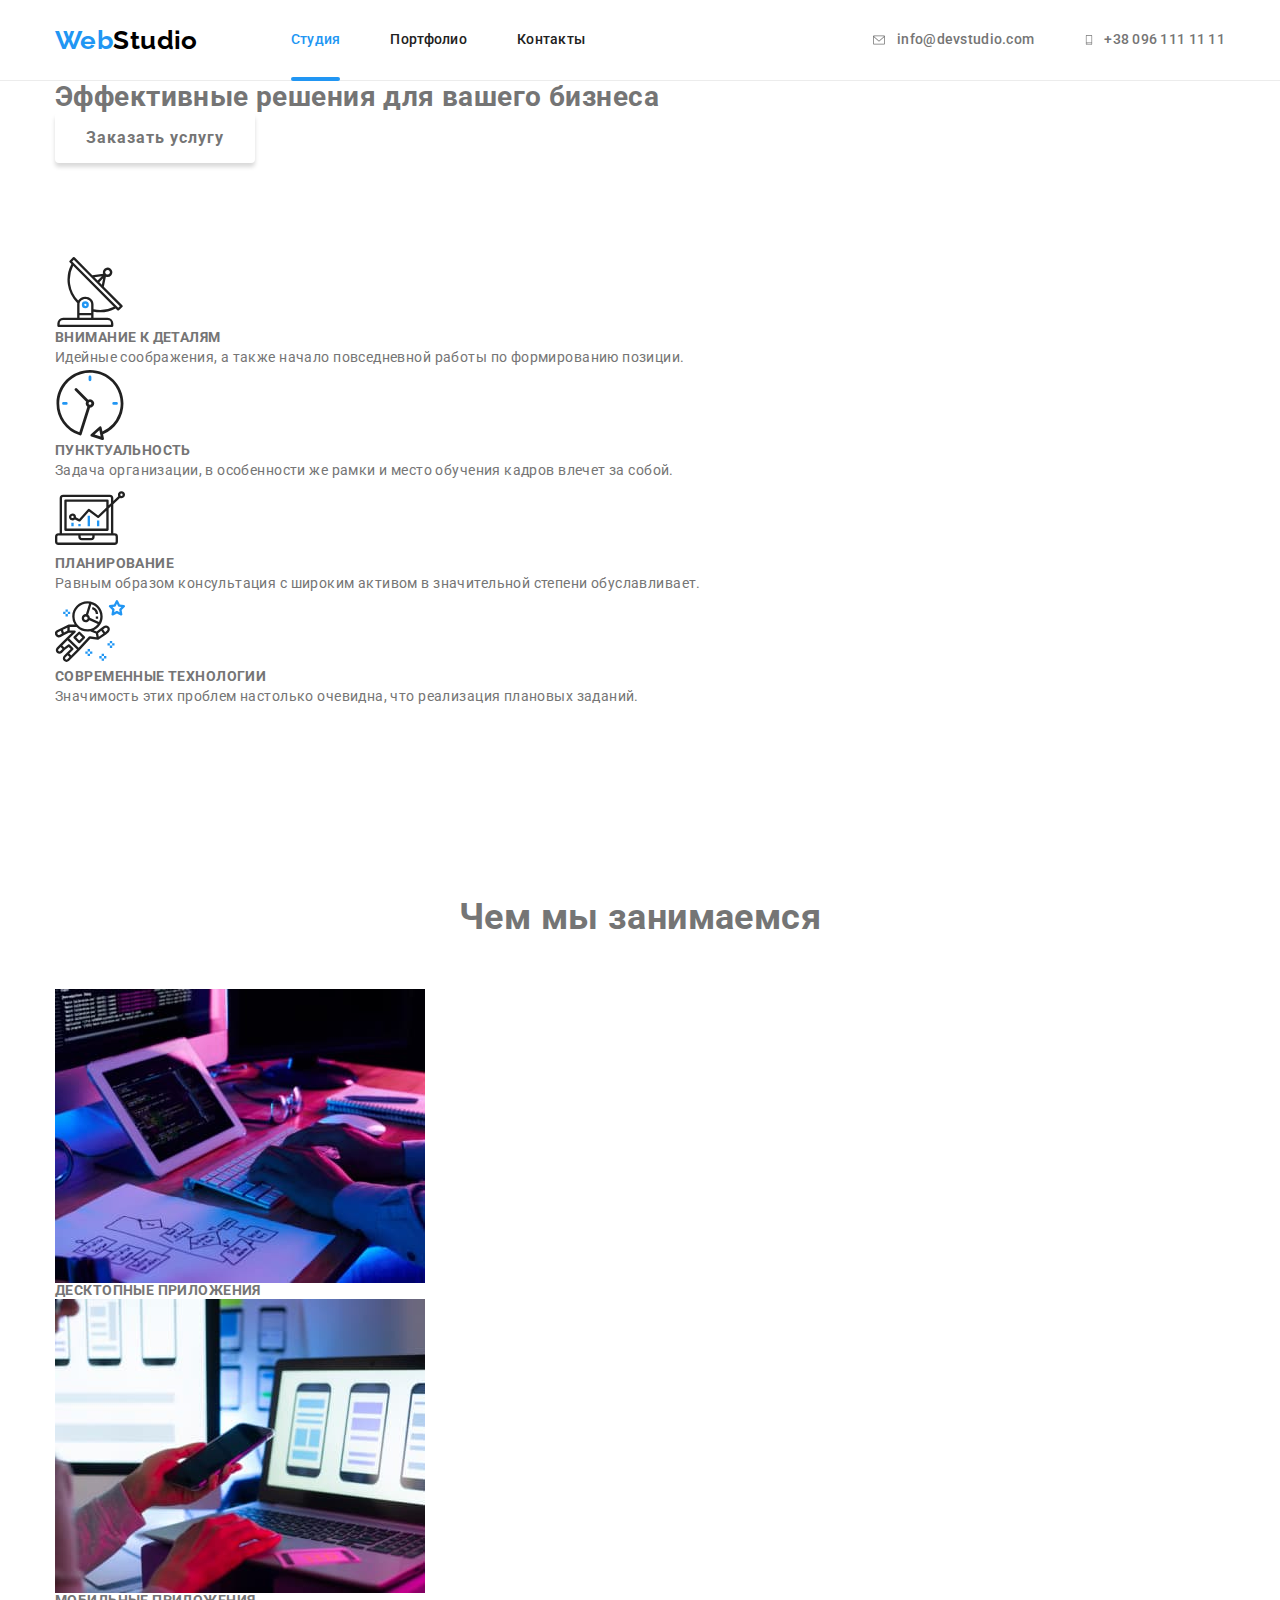
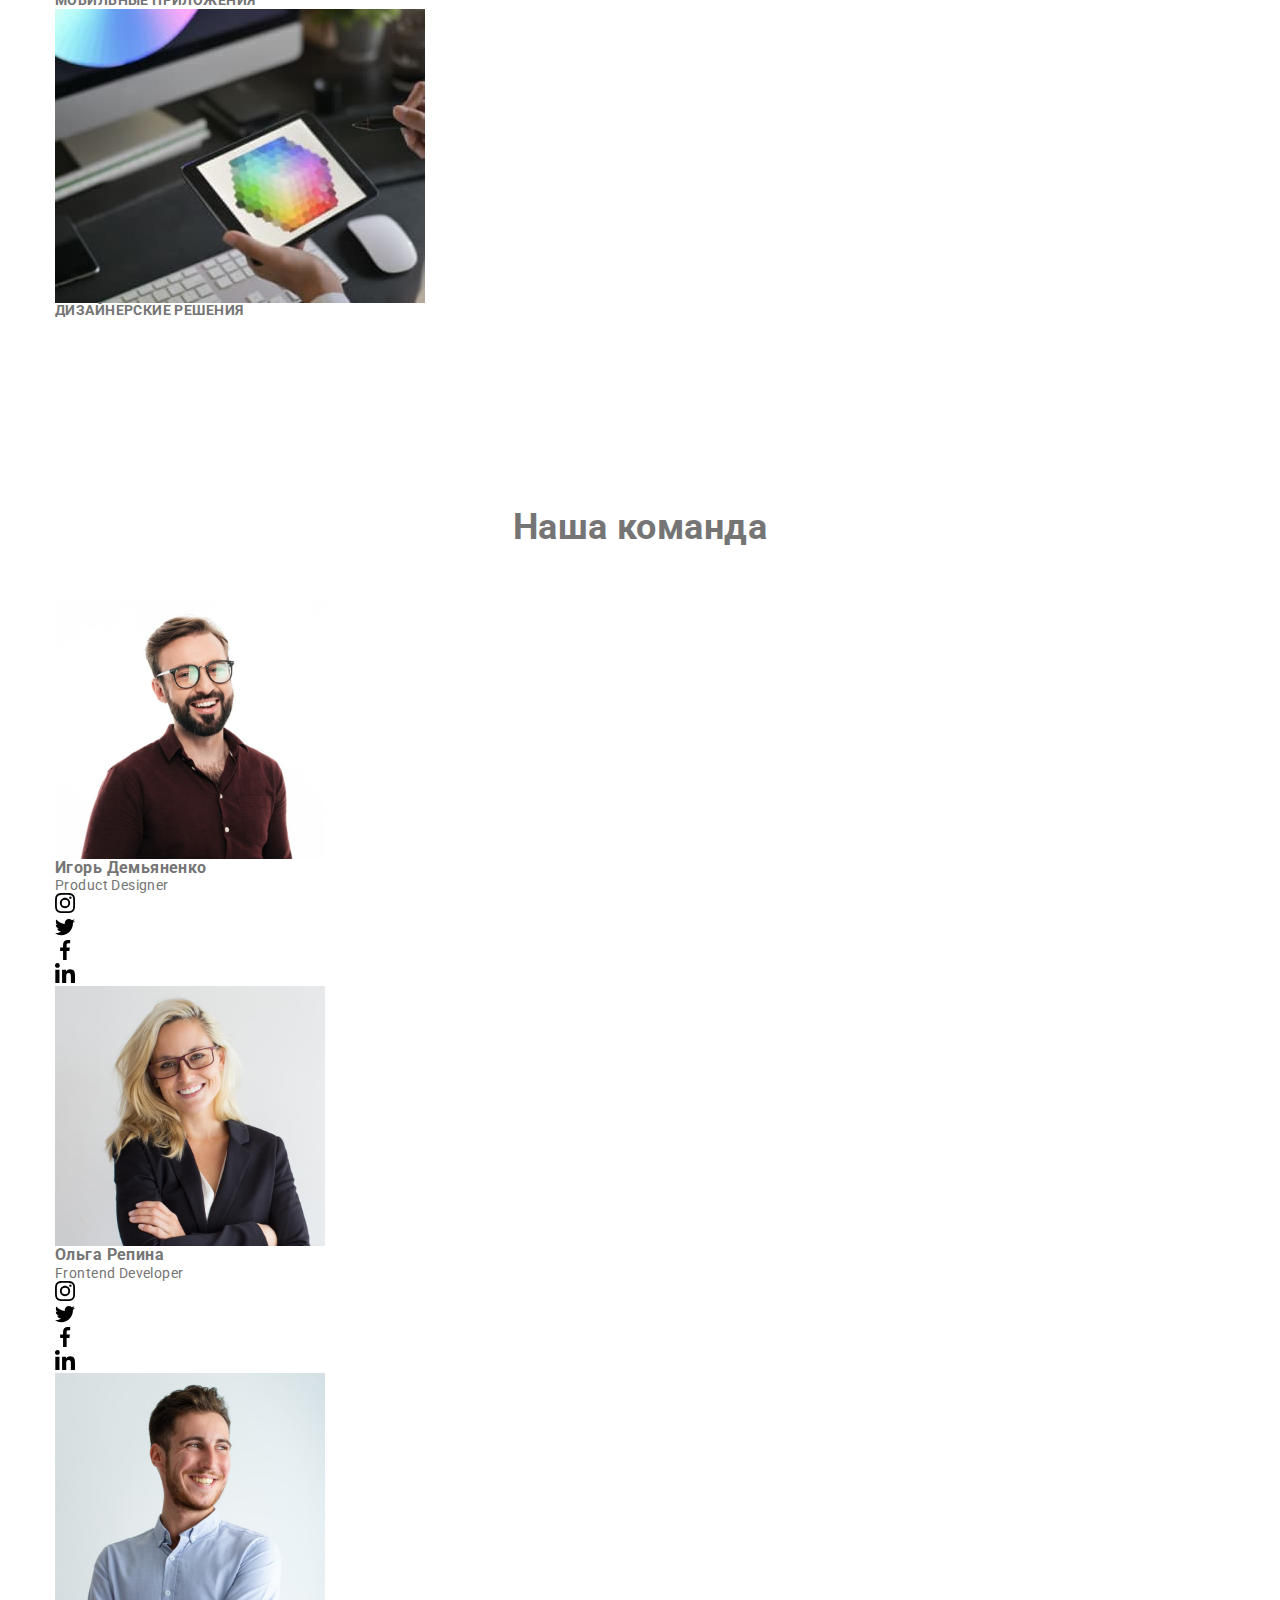
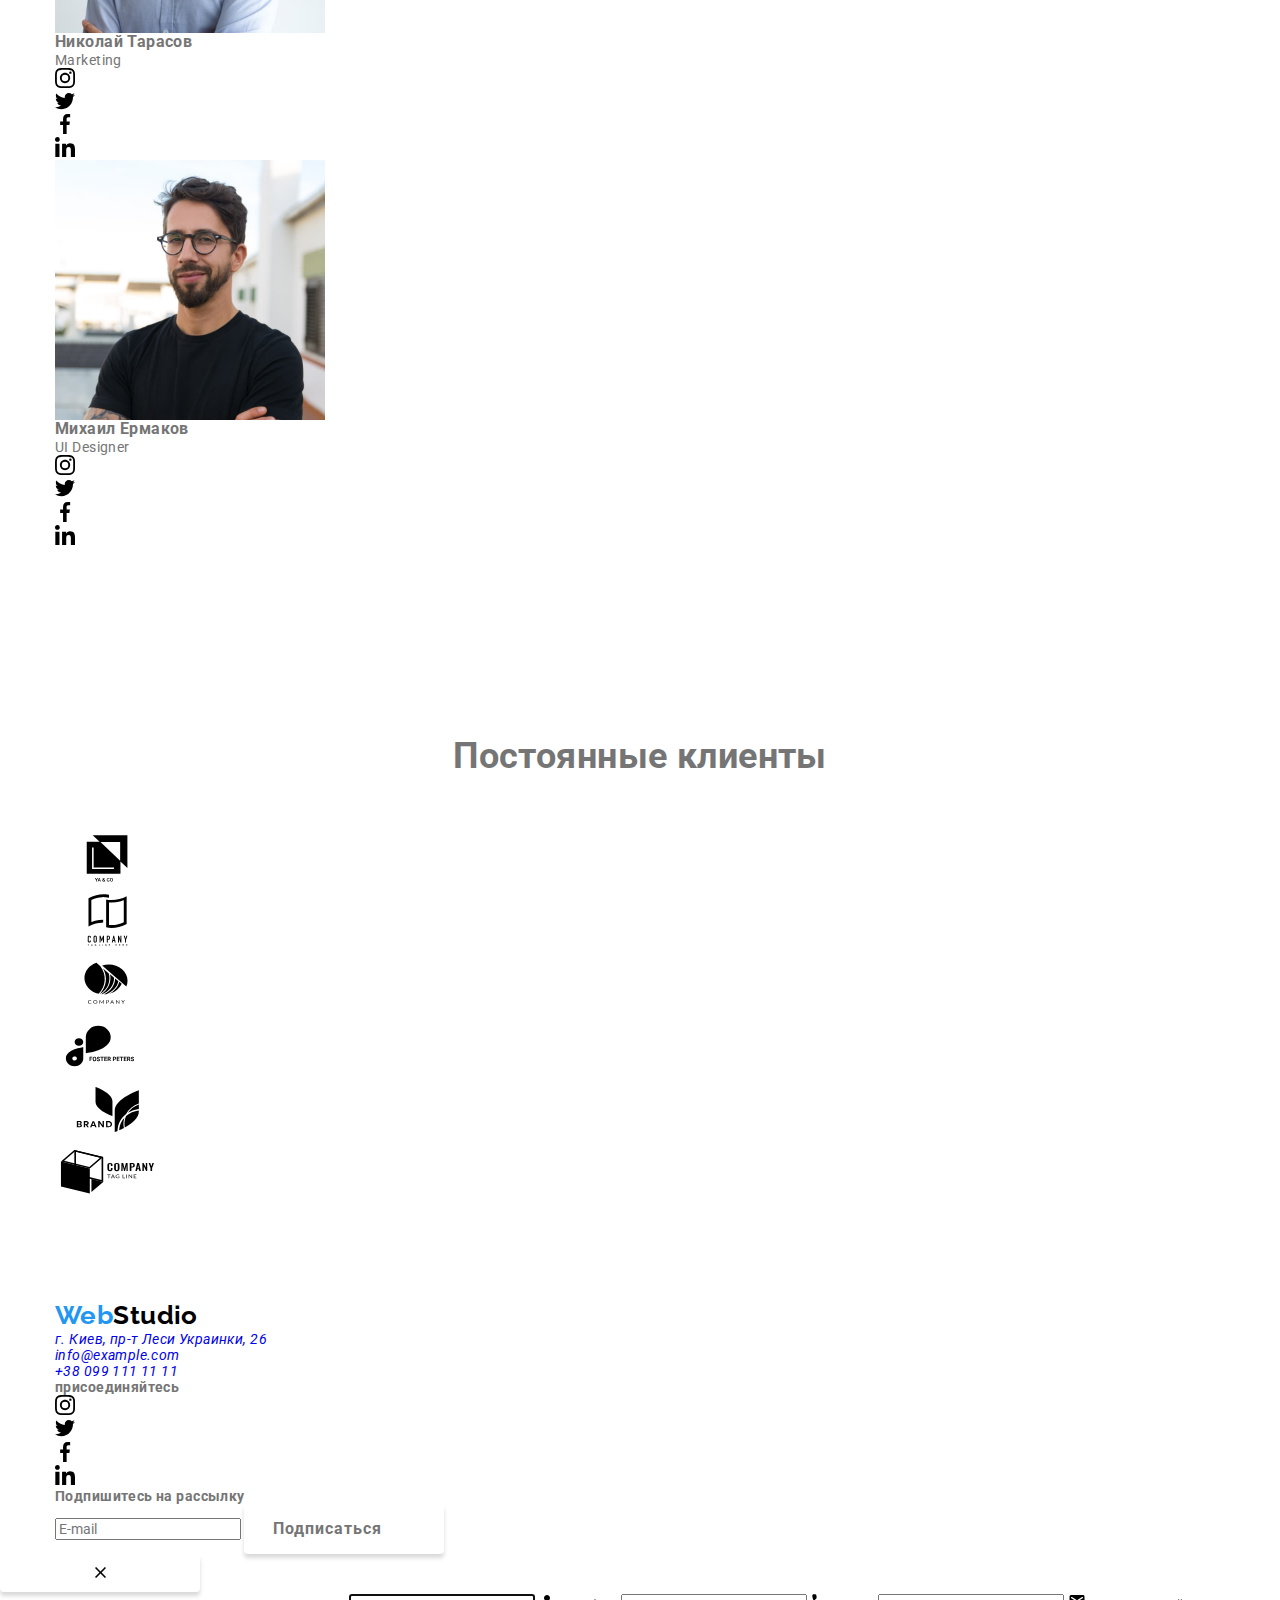
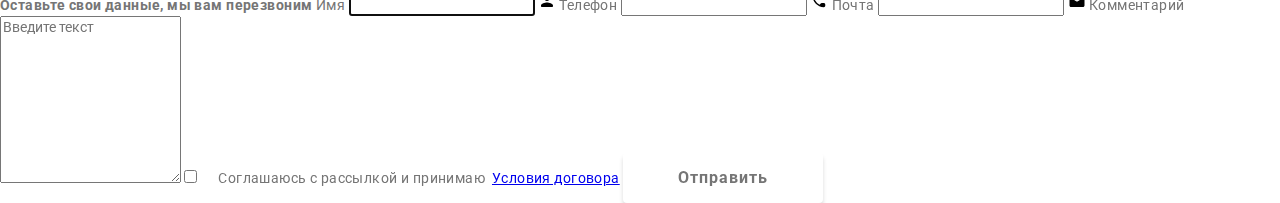
<file: index.html>
<!DOCTYPE html>
<html lang="ru">
	<head>
		<meta charset="UTF-8" />
		<meta http-equiv="X-UA-Compatible" content="IE=edge" />
		<meta name="viewport" content="width=device-width, initial-scale=1.0" />
		<title>Студия</title>
		<link rel="preconnect" href="https://fonts.googleapis.com" />
		<link rel="preconnect" href="https://fonts.gstatic.com" crossorigin />
		<link
			href="https://fonts.googleapis.com/css2?family=Raleway:wght@700&family=Roboto:wght@400;500;700;900&display=swap"
			rel="stylesheet"
		/>
		<link
			rel="stylesheet"
			href="https://cdnjs.cloudflare.com/ajax/libs/modern-normalize/1.1.0/modern-normalize.min.css"
		/>
		<link rel="stylesheet" href="./css/main.css" />
		<!-- <link rel="stylesheet" href="./css/style.css"/> -->
	</head>

	<body>
		<!-- Верхняя линия -->
		<header class="page-header">
			<div class="container page-header__container">
				<nav class="navigation">
					<a href="./index.html" class="logo__link link">
						<span class="logo__label">Web</span>
						Studio
					</a>
					<ul class="navigation__list list">
						<li class="navigation__item">
							<a href="./index.html" class="navigation__link link navigation__link--current">Студия</a>
						</li>
						<li class="navigation__item">
							<a href="./portfolio.html" class="navigation__link link">Портфолио</a>
						</li>
						<li class="navigation__item">
							<a href="" class="navigation__link link">Контакты</a>
						</li>
					</ul>
				</nav>

				<ul class="contact list page-header__contact">
					<li class="contact__item">
						<a href="mailto:info@devstudio.com" class="contact__link link contact__link--active">
							<svg class="contact__icon" width="16" height="12">
								<use href="./images/icon-img.svg#icon-letter"></use>
							</svg>
							info@devstudio.com
						</a>
					</li>
					<li class="contact__item">
						<a href="tel:+380961111111" class="contact__link link contact__link--active">
							<svg class="contact__icon" width="10" height="16">
								<use href="./images/icon-img.svg#icon-smartphone"></use>
							</svg>
							+38 096 111 11 11
						</a>
					</li>
				</ul>
			</div>
		</header>

		<!-- Main -->
		<main>
			<!-- Шапка -->
			<section class="hero">
				<div class="container">
					<h1 class="hero__title">Эффективные решения для вашего бизнеса</h1>
					<button class="button" type="button" data-modal-open>Заказать услугу</button>
				</div>
			</section>

			<!-- Преимущества -->
			<section class="section advantage">
				<div class="container">
					<h2 class="section__title visually-hidden">Преимущества</h2>
					<ul class="advantage__list list">
						<li class="advantage__item">
							<div class="advantage__img">
								<svg class="advantage__icon" width="70" height="70">
									<use href="./images/icon-img.svg#icon-antenna"></use>
								</svg>
							</div>
							<h3 class="advantage__name subtitle">Внимание к деталям</h3>
							<p class="advantage__text text">
								Идейные соображения, а также начало повседневной работы по формированию позиции.
							</p>
						</li>
						<li class="advantage__item">
							<div class="advantage__img">
								<svg class="advantage__icon" width="70" height="70">
									<use href="./images/icon-img.svg#icon-clock"></use>
								</svg>
							</div>
							<h3 class="advantage__name subtitle">Пунктуальность</h3>
							<p class="advantage__text text">
								Задача организации, в особенности же рамки и место обучения кадров влечет за собой.
							</p>
						</li>
						<li class="advantage__item">
							<div class="advantage__img">
								<svg class="advantage__icon" width="70" height="70">
									<use href="./images/icon-img.svg#icon-diagram"></use>
								</svg>
							</div>
							<h3 class="advantage__name subtitle">Планирование</h3>
							<p class="advantage__text text">
								Равным образом консультация с широким активом в значительной степени обуславливает.
							</p>
						</li>
						<li class="advantage__item">
							<div class="advantage__img">
								<svg class="advantage__icon" width="70" height="70">
									<use href="./images/icon-img.svg#icon-astronaut"></use>
								</svg>
							</div>
							<h3 class="advantage__name subtitle">Современные технологии</h3>
							<p class="advantage__text text">
								Значимость этих проблем настолько очевидна, что реализация плановых заданий.
							</p>
						</li>
					</ul>
				</div>
			</section>

			<!-- Услуги -->
			<section class="section service">
				<div class="container">
					<h2 class="section__title">Чем мы занимаемся</h2>
					<ul class="service__list list">
						<li class="service__item">
							<img class="service__image" src="./images/service1.jpg" alt="Верстка" width="370" height="294" />
							<h3 class="service__name subtitle">Десктопные приложения</h3>
						</li>
						<li class="service__item">
							<img class="service__image" src="./images/service2.jpg" alt="Адаптация" width="370" height="294" />
							<h3 class="service__name subtitle">Мобильные приложения</h3>
						</li>
						<li class="service__item">
							<img class="service__image" src="./images/service3.jpg" alt="Дизайн" width="370" height="294" />
							<h3 class="service__name subtitle">Дизайнерские решения</h3>
						</li>
					</ul>
				</div>
			</section>

			<!-- Наша команда -->
			<section class="section team">
				<div class="container">
					<h2 class="section__title">Наша команда</h2>
					<ul class="team__list list">
						<li class="team__card">
							<img class="team__photo" src="./images/photo1.jpg" alt="Фото Игоря Демьяненко" width="270" height="260" />
							<div class="team__description">
								<h3 class="team__name">Игорь Демьяненко</h3>
								<p class="team__text">Product Designer</p>
								<ul class="social__list list">
									<li class="social__item">
										<a
											class="social__link link"
											href=""
											aria-label="instagram"
											target="_blank"
											rel="noopener noreferrer"
										>
											<svg class="social__icon" width="20" height="20">
												<use href="./images/icon-img.svg#icon-instagram"></use>
											</svg>
										</a>
									</li>
									<li class="social__item">
										<a class="social__link" href="" aria-label="twitter" target="_blank" rel="noopener noreferrer">
											<svg class="social__icon" width="20" height="20">
												<use href="./images/icon-img.svg#icon-twitter"></use>
											</svg>
										</a>
									</li>
									<li class="social__item">
										<a class="social__link" href="" aria-label="facebook" target="_blank" rel="noopener noreferrer">
											<svg class="social__icon" width="20" height="20">
												<use href="./images/icon-img.svg#icon-facebook"></use>
											</svg>
										</a>
									</li>
									<li class="social__item">
										<a class="social__link" href="" aria-label="linkedin" target="_blank" rel="noopener noreferrer">
											<svg class="social__icon" width="20" height="20">
												<use href="./images/icon-img.svg#icon-linkedin"></use>
											</svg>
										</a>
									</li>
								</ul>
							</div>
						</li>
						<li class="team__card">
							<img class="team__photo" src="./images/photo2.jpg" alt="Фото Ольги Репиной" width="270" height="260" />
							<div class="team__description">
								<h3 class="team__name">Ольга Репина</h3>
								<p class="team__text">Frontend Developer</p>
								<ul class="social__list list">
									<li class="social__item">
										<a class="social__link" href="" aria-label="instagram" target="_blank" rel="noopener noreferrer">
											<svg class="social__icon" width="20" height="20">
												<use href="./images/icon-img.svg#icon-instagram"></use>
											</svg>
										</a>
									</li>
									<li class="social__item">
										<a class="social__link" href="" aria-label="twitter" target="_blank" rel="noopener noreferrer">
											<svg class="social__icon" width="20" height="20">
												<use href="./images/icon-img.svg#icon-twitter"></use>
											</svg>
										</a>
									</li>
									<li class="social__item">
										<a class="social__link" href="" aria-label="facebook" target="_blank" rel="noopener noreferrer">
											<svg class="social__icon" width="20" height="20">
												<use href="./images/icon-img.svg#icon-facebook"></use>
											</svg>
										</a>
									</li>
									<li class="social__item">
										<a class="social__link" href="" aria-label="linkedin" target="_blank" rel="noopener noreferrer">
											<svg class="social__icon" width="20" height="20">
												<use href="./images/icon-img.svg#icon-linkedin"></use>
											</svg>
										</a>
									</li>
								</ul>
							</div>
						</li>
						<li class="team__card">
							<img class="team__photo" src="./images/photo3.jpg" alt="Фото Николая Тарасова" width="270" height="260" />
							<div class="team__description">
								<h3 class="team__name">Николай Тарасов</h3>
								<p class="team__text">Marketing</p>
								<ul class="social__list list">
									<li class="social__item">
										<a class="social__link" href="" aria-label="instagram" target="_blank" rel="noopener noreferrer">
											<svg class="social__icon" width="20" height="20">
												<use href="./images/icon-img.svg#icon-instagram"></use>
											</svg>
										</a>
									</li>
									<li class="social__item">
										<a class="social__link" href="" aria-label="twitter" target="_blank" rel="noopener noreferrer">
											<svg class="social__icon" width="20" height="20">
												<use href="./images/icon-img.svg#icon-twitter"></use>
											</svg>
										</a>
									</li>
									<li class="social__item">
										<a class="social__link" href="" aria-label="facebook" target="_blank" rel="noopener noreferrer">
											<svg class="social__icon" width="20" height="20">
												<use href="./images/icon-img.svg#icon-facebook"></use>
											</svg>
										</a>
									</li>
									<li class="social__item">
										<a class="social__link" href="" aria-label="linkedin" target="_blank" rel="noopener noreferrer">
											<svg class="social__icon" width="20" height="20">
												<use href="./images/icon-img.svg#icon-linkedin"></use>
											</svg>
										</a>
									</li>
								</ul>
							</div>
						</li>
						<li class="team__card">
							<img class="team__photo" src="./images/photo4.jpg" alt="Фото Михаила Ермакова" width="270" height="260" />
							<div class="team__description">
								<h3 class="team__name">Михаил Ермаков</h3>
								<p class="team__text">UI Designer</p>
								<ul class="social__list list">
									<li class="social__item">
										<a class="social__link" href="" aria-label="instagram" target="_blank" rel="noopener noreferrer">
											<svg class="social__icon" width="20" height="20">
												<use href="./images/icon-img.svg#icon-instagram"></use>
											</svg>
										</a>
									</li>
									<li class="social__item">
										<a class="social__link" href="" aria-label="twitter" target="_blank" rel="noopener noreferrer">
											<svg class="social__icon" width="20" height="20">
												<use href="./images/icon-img.svg#icon-twitter"></use>
											</svg>
										</a>
									</li>
									<li class="social__item">
										<a class="social__link" href="" aria-label="facebook" target="_blank" rel="noopener noreferrer">
											<svg class="social__icon" width="20" height="20">
												<use href="./images/icon-img.svg#icon-facebook"></use>
											</svg>
										</a>
									</li>
									<li class="social__item">
										<a class="social__link" href="" aria-label="linkedin" target="_blank" rel="noopener noreferrer">
											<svg class="social__icon" width="20" height="20">
												<use href="./images/icon-img.svg#icon-linkedin"></use>
											</svg>
										</a>
									</li>
								</ul>
							</div>
						</li>
					</ul>
				</div>
			</section>

			<!-- Постоянные клиенты -->
			<section class="section clients">
				<div class="container">
					<h2 class="section__title">Постоянные клиенты</h2>
					<ul class="clients__list list">
						<li class="clients-card">
							<a href="" class="clients-card__link">
								<svg class="clients-card__icon" width="106" height="60">
									<use href="./images/icon-img.svg#icon-logo1"></use>
								</svg>
							</a>
						</li>
						<li class="clients-card">
							<a href="" class="clients-card__link">
								<svg class="clients-card__icon" width="106" height="60">
									<use href="./images/icon-img.svg#icon-logo2"></use>
								</svg>
							</a>
						</li>
						<li class="clients-card">
							<a href="" class="clients-card__link">
								<svg class="clients-card__icon" width="106" height="60">
									<use href="./images/icon-img.svg#icon-logo3"></use>
								</svg>
							</a>
						</li>
						<li class="clients-card">
							<a href="" class="clients-card__link">
								<svg class="clients-card__icon" width="106" height="60">
									<use href="./images/icon-img.svg#icon-logo4"></use>
								</svg>
							</a>
						</li>
						<li class="clients-card">
							<a href="" class="clients-card__link">
								<svg class="clients-card__icon" width="106" height="60">
									<use href="./images/icon-img.svg#icon-logo5"></use>
								</svg>
							</a>
						</li>
						<li class="clients-card">
							<a href="" class="clients-card__link">
								<svg class="clients-card__icon" width="106" height="60">
									<use href="./images/icon-img.svg#icon-logo6"></use>
								</svg>
							</a>
						</li>
					</ul>
				</div>
			</section>
		</main>

		<!-- footer -->
		<footer class="page-footer">
			<div class="container page-footer__container">
				<div class="address-thumb">
					<a href="./index.html" class="logo__link link page-footer__logo">
						<span class="logo__label">Web</span>
						Studio
					</a>
					<address class="address">
						<ul class="address__list list">
							<li class="address__item">
								<a href="#" class="address__link address__link--decoration link">г. Киев, пр-т Леси Украинки, 26</a>
							</li>
							<li class="address__item">
								<a href="mailto:info@example.com" class="address__link link address__link--active">info@example.com</a>
							</li>
							<li class="address__item">
								<a href="tel:+380991111111" class="address__link link address__link--active">+38 099 111 11 11</a>
							</li>
						</ul>
					</address>
				</div>

				<div class="join-thumb">
					<b class="join-thumb__title">присоединяйтесь</b>
					<ul class="social__list list">
						<li class="social__item">
							<a
								class="social__link link social__link--decoration"
								href=""
								aria-label="instagram"
								target="_blank"
								rel="noopener noreferrer"
							>
								<svg class="social__icon" width="20" height="20">
									<use href="./images/icon-img.svg#icon-instagram"></use>
								</svg>
							</a>
						</li>
						<li class="social__item">
							<a
								class="social__link link social__link--decoration"
								href=""
								aria-label="twitter"
								target="_blank"
								rel="noopener noreferrer"
							>
								<svg class="social__icon" width="20" height="20">
									<use href="./images/icon-img.svg#icon-twitter"></use>
								</svg>
							</a>
						</li>
						<li class="social__item">
							<a
								class="social__link link social__link--decoration"
								href=""
								aria-label="facebook"
								target="_blank"
								rel="noopener noreferrer"
							>
								<svg class="social__icon" width="20" height="20">
									<use href="./images/icon-img.svg#icon-facebook"></use>
								</svg>
							</a>
						</li>
						<li class="social__item">
							<a
								class="social__link link social__link--decoration"
								href=""
								aria-label="linkedin"
								target="_blank"
								rel="noopener noreferrer"
							>
								<svg class="social__icon" width="20" height="20">
									<use href="./images/icon-img.svg#icon-linkedin"></use>
								</svg>
							</a>
						</li>
					</ul>
				</div>

				<div class="newsletter">
					<b class="newsletter__title">Подпишитесь на рассылку</b>
					<form class="newsletter__form" name="sign to newsletter">
						<input class="newsletter__input" type="email" name="email" id="user_email" placeholder="E-mail" />

						<button class="button" type="submit">
							Подписаться
							<svg class="button__icon button__append" width="24" height="24">
								<use href="./images/icon-img.svg#icon-send"></use>
							</svg>
						</button>
					</form>
				</div>
			</div>
		</footer>

		<div class="backdrop backdrop--is-hidden" data-modal>
			<div class="modal">
				<button class="button modal__button" type="button" data-modal-close>
					<svg class="button__icon" width="18" height="18">
						<use href="./images/icon-img.svg#icon-close-modal-img"></use>
					</svg>
				</button>
				<form class="form">
					<b class="form__title">Оставьте свои данные, мы вам перезвоним</b>

					<label class="label">
						<span class="label__name">Имя</span>
						<input class="label__input" type="text" name="name" id="name" autofocus />
						<svg class="label__icon" width="18" height="18">
							<use href="./images/icon-img.svg#icon-person-black"></use>
						</svg>
					</label>

					<label class="label">
						<span class="label__name">Телефон</span>
						<input class="label__input" type="tel" name="tel" id="tel" />
						<svg class="label__icon" width="18" height="18">
							<use href="./images/icon-img.svg#icon-phone-black"></use>
						</svg>
					</label>

					<label class="label">
						<span class="label__name">Почта</span>
						<input class="label__input" type="email" name="email" id="email" />
						<svg class="label__icon" width="18" height="18">
							<use href="./images/icon-img.svg#icon-email-modal"></use>
						</svg>
					</label>

					<label class="label">
						<span class="label__name">Комментарий</span>
						<textarea
							class="label__textarea"
							name="comment"
							id="comment"
							rows="10"
							placeholder="Введите текст"
						></textarea>
					</label>

					<label class="label label--decoration">
						<input class="label__input label__input--is-hidden" type="checkbox" name="policy" id="policy" />
						<span class="label__checkbox">
							<svg class="label__icon label__icon--custom" width="14" height="13">
								<use href="./images/icon-img.svg#icon-Vector2"></use>
							</svg>
						</span>
						<span class="label__name label__name--static">
							Соглашаюсь с рассылкой и принимаю&nbsp;
							<a class="label__link" href="#">Условия договора</a>
						</span>
					</label>

					<button class="button form__button" type="submit">Отправить</button>
				</form>
			</div>
		</div>

		<script src="./js/modal.js"></script>
	</body>
</html>
</file>
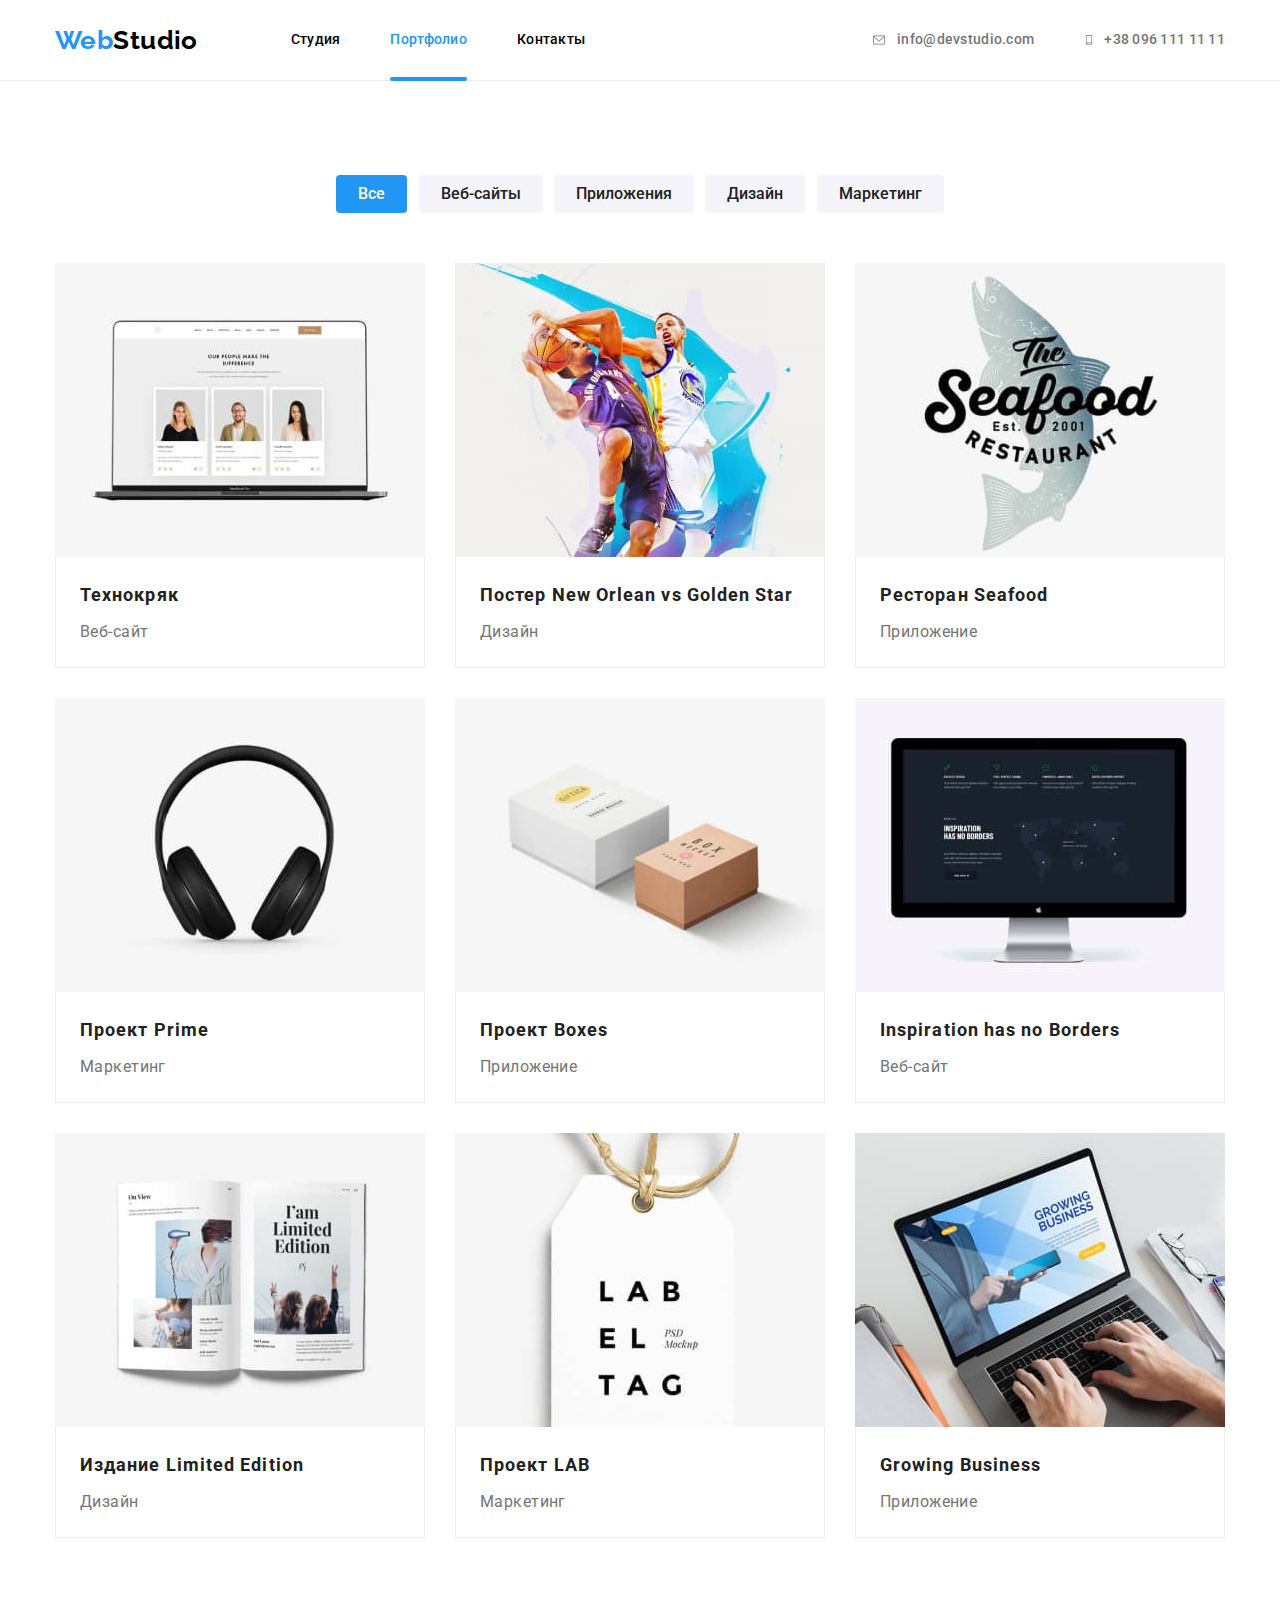
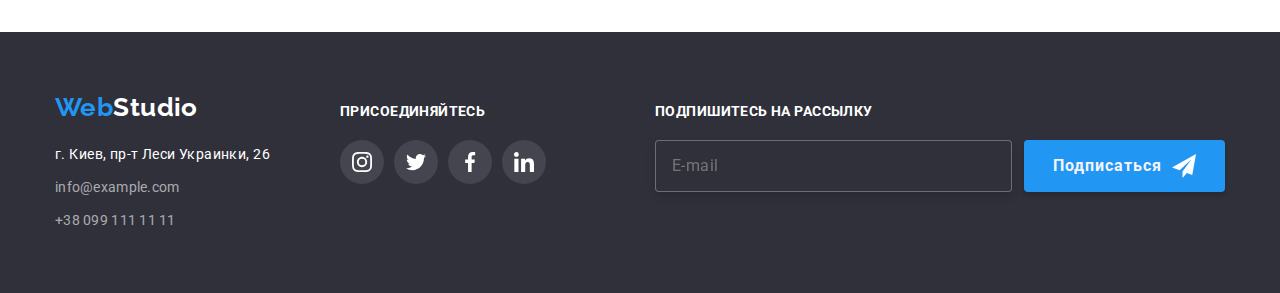
<file: portfolio.html>
<!DOCTYPE html>
<html lang="ru">
	<head>
		<meta charset="UTF-8" />
		<meta http-equiv="X-UA-Compatible" content="IE=edge" />
		<meta name="viewport" content="width=device-width, initial-scale=1.0" />
		<title>Портфолио</title>
		<link rel="preconnect" href="https://fonts.googleapis.com" />
		<link rel="preconnect" href="https://fonts.gstatic.com" crossorigin />
		<link
			href="https://fonts.googleapis.com/css2?family=Raleway:wght@700&family=Roboto:wght@400;500;700;900&display=swap"
			rel="stylesheet"
		/>
		<link
			rel="stylesheet"
			href="https://cdnjs.cloudflare.com/ajax/libs/modern-normalize/1.1.0/modern-normalize.min.css"
		/>
		<link rel="stylesheet" href="./css/style.css" />
	</head>

	<body>
		<!-- Верхняя линия -->
		<header class="header-main">
			<div class="container header-nav">
				<nav class="nav-list">
					<a href="./index.html" class="logo link">
						<span class="accent">Web</span>
						Studio
					</a>
					<ul class="site-nav list">
						<li class="site-item">
							<a href="./index.html" class="link">Студия</a>
						</li>
						<li class="site-item">
							<a href="./portfolio.html" class="link current">Портфолио</a>
						</li>
						<li class="site-item">
							<a href="" class="link">Контакты</a>
						</li>
					</ul>
				</nav>

				<ul class="contact-header list">
					<li class="contact-item">
						<a href="mailto:info@devstudio.com" class="contact link">
							<svg class="contact-mail" width="16" height="12">
								<use href="./images/icon-img.svg#icon-letter"></use>
							</svg>
							info@devstudio.com
						</a>
					</li>
					<li class="contact-item">
						<a href="tel:+380961111111" class="contact link">
							<svg class="contact-phone" width="10" height="16">
								<use href="./images/icon-img.svg#icon-smartphone"></use>
							</svg>
							+38 096 111 11 11
						</a>
					</li>
				</ul>
			</div>
		</header>

		<!-- main -->
		<main>
			<!-- filters -->

			<section class="section filters">
				<div class="container">
					<h1 class="filters-title visually-hidden">Проекты</h1>
					<ul class="filters-list list">
						<li class="filters-item">
							<button type="button" class="filters-btn current-btn">Все</button>
						</li>
						<li class="filters-item">
							<button type="button" class="filters-btn">Веб-сайты</button>
						</li>
						<li class="filters-item">
							<button type="button" class="filters-btn">Приложения</button>
						</li>
						<li class="filters-item">
							<button type="button" class="filters-btn">Дизайн</button>
						</li>
						<li class="filters-item">
							<button type="button" class="filters-btn">Маркетинг</button>
						</li>
					</ul>
					<!-- project -->
					<ul class="project-list list">
						<li class="project-card">
							<a class="project-link link" href="" target="_blank" rel="noopener noreferrer">
								<div class="card-actions">
									<img class="card-image" src="./images/imgportfolio1.jpg" alt="ноутбук" width="370" height="294" />
									<p class="card-information">
										Ресурс предлагает комплексные предложения с разным уровнем функционала и сервисов. Все это позволит
										посетителю получить исчерпывающие сведения о&nbsp;компании или частном лице.
									</p>
								</div>
								<div class="project-item">
									<h3 class="project-title">Технокряк</h3>
									<p class="project-text">Веб-сайт</p>
								</div>
							</a>
						</li>
						<li class="project-card">
							<a class="project-link link" href="" target="_blank" rel="noopener noreferrer">
								<div class="card-actions">
									<img
										class="card-image"
										src="./images/imgportfolio2.jpg"
										alt="баскетболист"
										width="370"
										height="294"
									/>

									<p class="card-information">
										Ресурс предлагает комплексные предложения с разным уровнем функционала и сервисов. Все это позволит
										посетителю получить исчерпывающие сведения о&nbsp;компании или частном лице.
									</p>
								</div>
								<div class="project-item">
									<h3 class="project-title">Постер New Orlean vs Golden Star</h3>
									<p class="project-text">Дизайн</p>
								</div>
							</a>
						</li>
						<li class="project-card">
							<a class="project-link link" href="" target="_blank" rel="noopener noreferrer">
								<div class="card-actions">
									<img class="card-image" src="./images/imgportfolio3.jpg" alt="логотип" width="370" height="294" />

									<p class="card-information">
										Ресурс предлагает комплексные предложения с разным уровнем функционала и сервисов. Все это позволит
										посетителю получить исчерпывающие сведения о&nbsp;компании или частном лице.
									</p>
								</div>
								<div class="project-item">
									<h3 class="project-title">Ресторан Seafood</h3>
									<p class="project-text">Приложение</p>
								</div>
							</a>
						</li>
						<li class="project-card">
							<a class="project-link link" href="" target="_blank" rel="noopener noreferrer">
								<div class="card-actions">
									<img class="card-image" src="./images/imgportfolio4.jpg" alt="наушники" width="370" height="294" />
									<p class="card-information">
										Ресурс предлагает комплексные предложения с разным уровнем функционала и сервисов. Все это позволит
										посетителю получить исчерпывающие сведения о&nbsp;компании или частном лице.
									</p>
								</div>
								<div class="project-item">
									<h3 class="project-title">Проект Prime</h3>
									<p class="project-text">Маркетинг</p>
								</div>
							</a>
						</li>
						<li class="project-card">
							<a class="project-link link" href="" target="_blank" rel="noopener noreferrer">
								<div class="card-actions">
									<img class="card-image" src="./images/imgportfolio5.jpg" alt="коробки" width="370" height="294" />
									<p class="card-information">
										Ресурс предлагает комплексные предложения с разным уровнем функционала и сервисов. Все это позволит
										посетителю получить исчерпывающие сведения о&nbsp;компании или частном лице.
									</p>
								</div>

								<div class="project-item">
									<h3 class="project-title">Проект Boxes</h3>
									<p class="project-text">Приложение</p>
								</div>
							</a>
						</li>
						<li class="project-card">
							<a class="project-link link" href="" target="_blank" rel="noopener noreferrer">
								<div class="card-actions">
									<img class="card-image" src="./images/imgportfolio6.jpg" alt="монитор" width="370" height="294" />
									<p class="card-information">
										Ресурс предлагает комплексные предложения с разным уровнем функционала и сервисов. Все это позволит
										посетителю получить исчерпывающие сведения о&nbsp;компании или частном лице.
									</p>
								</div>

								<div class="project-item">
									<h3 class="project-title">Inspiration has no Borders</h3>
									<p class="project-text">Веб-сайт</p>
								</div>
							</a>
						</li>
						<li class="project-card">
							<a class="project-link link" href="" target="_blank" rel="noopener noreferrer">
								<div class="card-actions">
									<img class="card-image" src="./images/imgportfolio7.jpg" alt="книги" width="370" height="294" />
									<p class="card-information">
										Ресурс предлагает комплексные предложения с разным уровнем функционала и сервисов. Все это позволит
										посетителю получить исчерпывающие сведения о&nbsp;компании или частном лице.
									</p>
								</div>

								<div class="project-item">
									<h3 class="project-title">Издание Limited Edition</h3>
									<p class="project-text">Дизайн</p>
								</div>
							</a>
						</li>
						<li class="project-card">
							<a class="project-link link" href="" target="_blank" rel="noopener noreferrer">
								<div class="card-actions">
									<img class="card-image" src="./images/imgportfolio8.jpg" alt="бирка" width="370" height="294" />
									<p class="card-information">
										Ресурс предлагает комплексные предложения с разным уровнем функционала и сервисов. Все это позволит
										посетителю получить исчерпывающие сведения о&nbsp;компании или частном лице.
									</p>
								</div>

								<div class="project-item">
									<h3 class="project-title">Проект LAB</h3>
									<p class="project-text">Маркетинг</p>
								</div>
							</a>
						</li>
						<li class="project-card">
							<a class="project-link link" href="" target="_blank" rel="noopener noreferrer">
								<div class="card-actions">
									<img class="card-image" src="./images/imgportfolio9.jpg" alt="ноутбук" width="370" height="294" />
									<p class="card-information">
										Ресурс предлагает комплексные предложения с разным уровнем функционала и сервисов. Все это позволит
										посетителю получить исчерпывающие сведения о&nbsp;компании или частном лице.
									</p>
								</div>

								<div class="project-item">
									<h3 class="project-title">Growing Business</h3>
									<p class="project-text">Приложение</p>
								</div>
							</a>
						</li>
					</ul>
				</div>
			</section>
		</main>

		<!-- footer -->

		<footer class="footer">
			<div class="container footer-thumb">
				<div class="adress-thumb">
					<a href="./index.html" class="logo link">
						<span class="accent">Web</span>
						Studio
					</a>
					<address>
						<ul class="adress-list list">
							<li class="adress-item">
								<a href="#" class="street link">г. Киев, пр-т Леси Украинки, 26</a>
							</li>
							<li class="adress-item">
								<a href="mailto:info@example.com" class="contact link">info@example.com</a>
							</li>
							<li class="adress-item">
								<a href="tel:+380991111111" class="contact link">+38 099 111 11 11</a>
							</li>
						</ul>
					</address>
				</div>

				<div class="join-thumb">
					<b class="join-title">присоединяйтесь</b>
					<ul class="footer-soc list">
						<li class="footer-item">
							<a class="footer-link" href="" aria-label="instagram" target="_blank" rel="noopener noreferrer">
								<svg class="footer-icon" width="20" height="20">
									<use href="./images/icon-img.svg#icon-instagram"></use>
								</svg>
							</a>
						</li>
						<li class="footer-item">
							<a class="footer-link" href="" aria-label="twitter" target="_blank" rel="noopener noreferrer">
								<svg class="footer-icon" width="20" height="20">
									<use href="./images/icon-img.svg#icon-twitter"></use>
								</svg>
							</a>
						</li>
						<li class="footer-item">
							<a class="footer-link" href="" aria-label="facebook" target="_blank" rel="noopener noreferrer">
								<svg class="footer-icon" width="20" height="20">
									<use href="./images/icon-img.svg#icon-facebook"></use>
								</svg>
							</a>
						</li>
						<li class="footer-item">
							<a class="footer-link" href="" aria-label="linkedin" target="_blank" rel="noopener noreferrer">
								<svg class="footer-icon" width="20" height="20">
									<use href="./images/icon-img.svg#icon-linkedin"></use>
								</svg>
							</a>
						</li>
					</ul>
				</div>

				<div class="newsletter">
					<b class="newsletter-title">Подпишитесь на рассылку</b>
					<form class="newsletter-form" name="sign to newsletter">
						<input class="newsletter-decoration" type="email" name="email" id="user_email" placeholder="E-mail" />

						<button class="newsletter-btn" type="submit">
							Подписаться
							<svg class="newsletter-btn-img" width="24" height="24">
								<use href="./images/icon-img.svg#icon-send"></use>
							</svg>
						</button>
					</form>
				</div>
			</div>
		</footer>
	</body>
</html>
</file>
<file: css/main.css>
body {
  background-color: #ffffff;
  color: #757575;
  font-family: Roboto, sans-serif;
  font-size: 14px;
  letter-spacing: 0.03em;
}

h1,
h2,
h3,
h4,
h5,
h6,
p,
ul {
  margin: 0;
  padding: 0;
}

.list {
  list-style: none;
}

.link {
  text-decoration: none;
}

.visually-hidden {
  position: absolute;
  width: 1px;
  height: 1px;
  margin: -1px;
  border: 0;
  padding: 0;
  white-space: nowrap;
  clip-path: inset(100%);
  clip: rect(0 0 0 0);
  overflow: hidden;
}

.section {
  padding-top: 94px;
  padding-bottom: 94px;
}

.section__title {
  margin-top: 0;
  margin-bottom: 50px;
  color: var(--title-text-color);
  font-size: 36px;
  line-height: 1.16;
  text-align: center;
}

.subtitle {
  font-size: 14px;
  line-height: 1.14;
  text-transform: uppercase;
}

.text {
  line-height: 1.71;
}

/* button */
.button {
  display: inline-flex;
  align-items: center;
  justify-content: center;
  padding: 10px;
  width: 200px;
  box-shadow: 0px 4px 4px rgba(0, 0, 0, 0.15);
  border-radius: 4px;
  border: none;
  color: var(--primary-bcg-color);
  background-color: var(--accent-color);
  font-weight: 700;
  font-size: 16px;
  font-size: 16px;
  line-height: 1.88;
  letter-spacing: 0.06em;
  cursor: pointer;
  transition: color 250ms cubic-bezier(0.4, 0, 0.2, 1);
}

.button__append {
  margin-left: 10px;
}

.button:hover,
.button:focus {
  background-color: var(--hover-btn-bgc-color);
}

/* Container */
.container {
  margin-left: auto;
  margin-right: auto;
  width: 1200px;
  padding-left: 15px;
  padding-right: 15px;
  /* outline: 4px solid indigo; */
}

img {
  display: block;
  max-width: 100%;
  height: auto;
}

.page-header {
  border-bottom: 1px solid #ececec;
}

.page-header__container {
  display: flex;
  align-items: center;
}

.navigation {
  display: flex;
  align-items: center;
}

.navigation__list {
  display: flex;
  margin-left: 93px;
}

.navigation__item {
  position: relative;
}

.navigation__item:not(:last-child) {
  margin-right: 50px;
}

.navigation__link {
  display: block;
  padding-top: 32px;
  padding-bottom: 32px;
  color: #212121;
  font-weight: 500;
  line-height: 1.14;
  letter-spacing: 0.02em;
  transition: color 250ms cubic-bezier(0.4, 0, 0.2, 1);
}

.navigation__link:hover, .navigation__link:focus {
  color: #2196f3;
}

.navigation__link--current {
  color: #2196f3;
}

.navigation__link--current::after {
  display: block;
  content: "";
  position: absolute;
  left: 0;
  bottom: -1px;
  width: 100%;
  height: 4px;
  background-color: #2196f3;
  border-radius: 2px;
  transition: opacity 250ms cubic-bezier(0.4, 0, 0.2, 1);
}

.contact {
  display: flex;
}

.page-header__contact {
  margin-left: auto;
}

.contact__item:not(:last-child) {
  margin-right: 50px;
}

.contact__link {
  display: flex;
  align-items: center;
  color: #757575;
  font-weight: 500;
  line-height: 1.14;
  letter-spacing: 0.02em;
}

.contact__link--active {
  display: flex;
  padding-top: 32px;
  padding-bottom: 32px;
}

.contact__link:hover, .contact__link:focus {
  color: #2196f3;
}

.contact__icon {
  margin-right: 10px;
  fill: currentColor;
}

.logo__link {
  display: flex;
  color: #000000;
  font-family: Raleway, sans-serif;
  font-weight: 700;
  font-size: 26px;
  line-height: 1.19;
}

.logo__label {
  color: #2196f3;
  font-family: Raleway, sans-serif;
  font-weight: 700;
  font-size: 26px;
  line-height: 1.19;
}
/*# sourceMappingURL=main.css.map */
</file>
<file: css/style.css>
/* Цвет основного текста background: #757575; */
/* Вторичный цвет текста background: #212121; */
/* акцент background: #2196F3; */
/* основной цвет фона background: #FFFFFF; */
/* вторичный цвет фона footer main  background: #2F303A; */
/* третичный цвет фона background: #F5F4FA; */
/* заливка иконок #AFB1B8; */
/* active button #188ce8 */

:root {
	--primary-text-color: #757575;
	--title-text-color: #212121;
	--logo-text-color: #000000;
	--accent-color: #2196f3;
	--primary-bcg-color: #ffffff;
	--secondary-bcg-color: #2f303a;
	--tertiary-bck-color: #f5f4fa;
	--icon-fill-color: #afb1b8;
	--overlay-bgc-color: rgba(33, 150, 243, 0.9);
	--hover-btn-bgc-color: #188ce8;
}

body {
	background-color: var(--primary-bcg-color);
	color: var(--primary-text-color);
	font-family: Roboto, sans-serif;
	font-size: 14px;
	letter-spacing: 0.03em;
}

/* Утилиты */
h1,
h2,
h3,
h4,
h5,
h6,
p,
ul {
	margin: 0;
	padding: 0;
}

.list {
	list-style: none;
}

.link {
	text-decoration: none;
}

.visually-hidden {
	position: absolute;
	width: 1px;
	height: 1px;
	margin: -1px;
	border: 0;
	padding: 0;

	white-space: nowrap;
	clip-path: inset(100%);
	clip: rect(0 0 0 0);
	overflow: hidden;
}

.section {
	padding-top: 94px;
	padding-bottom: 94px;
}

.section-title {
	margin-top: 0;
	margin-bottom: 50px;

	color: var(--title-text-color);
	font-size: 36px;
	line-height: 1.16;
	text-align: center;
}

.subtitle {
	font-size: 14px;
	line-height: 1.14;
	text-transform: uppercase;
}

.text {
	line-height: 1.71;
}
/* Container */

.container {
	margin-left: auto;
	margin-right: auto;
	width: 1200px;
	padding-left: 15px;
	padding-right: 15px;
	/* outline: 4px solid indigo; */
}

/* header */
.header-main {
	border-bottom: 1px solid #ececec;
}

.header-nav {
	display: flex;
	align-items: center;
}

/* Logo */

.logo {
	display: flex;
	color: var(--logo-text-color);
	font-family: Raleway, sans-serif;
	font-weight: 700;
	font-size: 26px;
	line-height: 1.19;
}

.logo .accent {
	color: var(--accent-color);
	font-family: Raleway, sans-serif;
	font-weight: 700;
	font-size: 26px;
	line-height: 1.19;
}

/* Navigation */
.nav-list {
	display: flex;
	align-items: center;
}

.site-nav {
	display: flex;
	margin-left: 93px;
}

.site-item {
	position: relative;
}

.site-item:not(:last-child) {
	margin-right: 50px;
}

.site-nav .link,
.site-cont .link {
	display: block;
	padding-top: 32px;
	padding-bottom: 32px;

	color: var(--logo-text-color);
	font-weight: 500;
	line-height: 1.14;
	letter-spacing: 0.02em;

	transition: color 250ms cubic-bezier(0.4, 0, 0.2, 1);
}

.site-nav .link:hover,
.site-nav .link:focus {
	color: var(--accent-color);
}

.site-nav .link.current {
	color: var(--accent-color);
}

.current::after {
	display: block;
	content: "";

	position: absolute;
	left: 0;
	bottom: -1px;

	width: 100%;
	height: 4px;
	background-color: var(--accent-color);
	border-radius: 2px;

	transition: opacity 250ms cubic-bezier(0.4, 0, 0.2, 1);
}

/* Contacts */

.contact-header {
	display: flex;
	margin-left: auto;
}

.contact-item:not(:last-child) {
	margin-right: 50px;
}

.contact.link {
	display: flex;
	align-items: center;

	color: var(--primary-text-color);
	font-weight: 500;
	line-height: 1.14;
	letter-spacing: 0.02em;

	transition: color 250ms cubic-bezier(0.4, 0, 0.2, 1);
}

.contact-mail {
	margin-right: 10px;
	fill: currentColor;
}

.contact-phone {
	margin-right: 10px;
	fill: currentColor;
}

.contact-header .contact {
	display: flex;
	padding-top: 32px;
	padding-bottom: 32px;
}

.contact.link:hover,
.contact.link:focus {
	color: var(--accent-color);
}

/* Main index.html */

/* Шапка */

.hero {
	padding-top: 200px;
	padding-bottom: 200px;
	align-items: center;
	text-align: center;
	margin-left: auto;
	margin-right: auto;
	max-width: 1600px;
	background-color: #c4c4c4;
	background-image: linear-gradient(to left, rgba(47, 48, 58, 0.4), rgba(47, 48, 58, 0.4)), url(../images/hero-bgc.jpg);
	background-repeat: no-repeat, no-repeat;
	background-position: center, center;
	background-size: cover, cover;
}

.hero-title {
	max-width: 696px;
	margin-right: auto;
	margin-left: auto;
	margin-bottom: 30px;

	color: var(--primary-bcg-color);
	font-weight: 900;
	font-size: 44px;
	line-height: 1.36;
	letter-spacing: 0.06em;
	text-transform: uppercase;
}

/* Button */

.button-studio {
	padding: 10px 32px;
	box-shadow: 0px 4px 4px rgba(0, 0, 0, 0.15);
	border-radius: 4px;
	border: none;

	color: var(--primary-bcg-color);
	background-color: var(--accent-color);
	font-weight: 700;
	font-size: 16px;
	line-height: 1.88;
	letter-spacing: 0.06em;

	cursor: pointer;

	transition: background-color 250ms cubic-bezier(0.4, 0, 0.2, 1);
}

.button-studio:hover,
.button-studio:focus {
	background-color: var(--hover-btn-bgc-color);
}

/* Backdrop */

.backdrop {
	position: fixed;
	top: 0;
	left: 0;
	width: 100%;
	height: 100%;
	background-color: rgba(0, 0, 0, 0.2);

	opacity: 1;

	transition: opacity 400ms cubic-bezier(0.4, 0, 0.2, 1);
}

.backdrop.is-hidden {
	opacity: 0;
	visibility: hidden;
	pointer-events: none;
}

.backdrop.is-hidden .modal {
	transform: translate(-50%, -50%) scale(0);
}

.modal {
	position: absolute;
	top: 50%;
	left: 50%;
	transform: translate(-50%, -50%) scale(1);

	min-width: 528px;
	min-height: 581px;

	background-color: var(--primary-bcg-color);

	transition: transform 400ms cubic-bezier(0.4, 0, 0.2, 1);
}

.modal-btn {
	position: absolute;
	top: 8px;
	right: 8px;

	display: flex;
	justify-content: center;
	align-items: center;
	width: 30px;
	height: 30px;

	color: #000000;
	background: #ffffff;
	border-radius: 50%;
	border: 1px solid rgba(0, 0, 0, 0.1);

	cursor: pointer;

	transition: color 250ms cubic-bezier(0.4, 0, 0.2, 1);
}

.modal-btn-image {
	fill: currentColor;
}

.modal-btn:hover,
.modal-btn:focus {
	color: var(--accent-color);
}

.form {
	display: flex;
	flex-direction: column;
	padding: 40px;
}

.form-title {
	font-weight: 700;
	font-size: 20px;
	line-height: 23px;
	text-align: center;
	letter-spacing: 0.03em;

	color: var(--title-text-color);
	margin-bottom: 12px;
}

.label-name {
	margin-bottom: 4px;
}

.form-decoration-line {
	position: relative;
	display: flex;
	flex-direction: column;
	margin-bottom: 10px;
	font-weight: 400;
	font-size: 12px;
	line-height: 1.16;
	letter-spacing: 0.01em;

	color: var(--primary-text-color);
}

.input-decoration {
	padding: 11px 15px 11px 40px;
	border: 1px solid rgba(33, 33, 33, 0.2);
	border-radius: 4px;
	transition: border 250ms cubic-bezier(0.4, 0, 0.2, 1);
}

.icon-imput-decoration {
	position: absolute;
	top: 50%;
	left: 15px;
	transition: fill 250ms cubic-bezier(0.4, 0, 0.2, 1);
}

.input-decoration:focus {
	border: 1px solid var(--accent-color);
	border-radius: 4px;
	outline: transparent;
}

.input-decoration:focus + .icon-imput-decoration {
	fill: var(--accent-color);
}

.textarea-decoration {
	font-size: 12px;
	line-height: 1.16;
	letter-spacing: 0.01em;
	height: 120px;

	color: rgba(117, 117, 117, 0.5);

	padding: 12px 15px;
	border: 1px solid rgba(33, 33, 33, 0.2);
	border-radius: 4px;
	transition: border 250ms cubic-bezier(0.4, 0, 0.2, 1);
	resize: none;
}

.textarea-decoration:focus {
	border: 1px solid var(--accent-color);
	border-radius: 4px;
	outline: transparent;
}

.form-decoration-line.textarea {
	margin-bottom: 20px;
}

.form-decoration-policy {
	display: flex;
	margin-bottom: 30px;
	font-size: 14px;
	line-height: 1.71;
	letter-spacing: 0.03em;
	justify-content: center;
	align-items: center;
	color: var(--primary-text-color);
}

.checkbox {
	position: absolute;
	width: 1px;
	height: 1px;
	margin: -1px;
	border: 0;
	padding: 0;

	white-space: nowrap;
	clip-path: inset(100%);
	clip: rect(0 0 0 0);
	overflow: hidden;
}

.form-decoration-policy > a {
	color: var(--accent-color);
}

.icon-checkbox {
	position: relative;
	display: block;
	margin-right: 8px;
	width: 16px;
	height: 15px;
	border: 2px solid #212121;
	border-radius: 4px;
	transition: background-color 250ms cubic-bezier(0.4, 0, 0.2, 1), border-color 250ms cubic-bezier(0.4, 0, 0.2, 1);
}
.icon-checkbox-check {
	position: absolute;
	top: -1px;
	left: -1px;
	opacity: 0;
	transition: opacity 250ms cubic-bezier(0.4, 0, 0.2, 1);
}

.checkbox:checked + .icon-checkbox {
	border-color: var(--accent-color);
	background-color: var(--accent-color);
}

.checkbox:checked + .icon-checkbox .icon-checkbox-check {
	opacity: 1;
}

.form .form-btn {
	align-self: center;
}

.form-btn {
	padding: 10px 55px;

	font-weight: 700;
	font-size: 16px;
	line-height: 1.88;
	letter-spacing: 0.06em;

	border: none;
	color: var(--primary-bcg-color);
	background: var(--accent-color);
	box-shadow: 0px 4px 4px rgba(0, 0, 0, 0.15);
	border-radius: 4px;

	cursor: pointer;
	transition: background-color 250ms cubic-bezier(0.4, 0, 0.2, 1);
}

.form-btn:hover,
.form-btn:focus {
	background-color: var(--hover-btn-bgc-color);
}

/* Преимущества */
.section.advantage {
	padding-bottom: 0;
}

.advantage-list {
	display: flex;
}

.advantage-item {
	max-width: 270px;
}

.advantage-item:not(:last-child) {
	margin-right: 30px;
}

.advantage-img {
	display: flex;
	justify-content: center;
	align-items: center;
	width: 270px;
	height: 120px;
	margin-bottom: 30px;
	background-color: var(--tertiary-bck-color);
	border-radius: 4px;
}

.advantage-list .subtitle {
	margin-bottom: 10px;

	color: var(--title-text-color);
}

/* Услуги */

.service-list {
	display: flex;
}

.service-item {
	position: relative;

	margin-right: 30px;
}

.service-item:last-child {
	margin-right: 0;
}

.service-image {
	display: block;
	max-width: 100%;
	height: auto;
}

.service-name {
	position: absolute;
	bottom: 0;
	left: 0;
	height: 70px;
	width: 100%;

	padding: 27px 10px;

	text-align: center;
	color: var(--primary-bcg-color);
	background-color: rgba(47, 48, 58, 0.8);
}

/* Наша Команда */

.team {
	background-color: var(--tertiary-bck-color);
}

.team-list {
	display: flex;
}

.team-card {
	display: inline-block;
	width: 270px;
	background: #ffffff;
	box-shadow: 0px 1px 3px rgba(0, 0, 0, 0.12), 0px 1px 1px rgba(0, 0, 0, 0.14), 0px 2px 1px rgba(0, 0, 0, 0.2);
	border-radius: 0px 0px 4px 4px;
	/* outline: 4px solid blueviolet; */
}

.team-card:not(:last-child) {
	margin-right: 30px;
}

.team-photo {
	display: block;
	max-width: 100%;
	height: auto;
}

.team-description {
	padding: 30px 10px;
}

.team-title {
	color: var(--title-text-color);
	font-weight: 500;
	font-size: 16px;
	line-height: 1.18;
	text-align: center;
	margin-bottom: 10px;
}

.team-text {
	font-size: 16px;
	line-height: 1.19;
	text-align: center;
	margin-bottom: 16px;
}

.team-social {
	display: flex;
	justify-content: center;
}

.social-item:not(:last-child) {
	margin-right: 10px;
}

.social-link {
	display: flex;
	justify-content: center;
	align-items: center;
	width: 44px;
	height: 44px;
	color: var(--icon-fill-color);
	background: var(--primary-bcg-color);
	border-radius: 50%;

	transition: color 250ms cubic-bezier(0.4, 0, 0.2, 1), background-color 250ms cubic-bezier(0.4, 0, 0.2, 1);
}

.social-icon {
	fill: currentColor;
}

.social-link:hover,
.social-link:focus {
	background-color: var(--accent-color);
	color: var(--primary-bcg-color);
}

/* Постоянные клиенты */

.clients-list {
	display: flex;
}

.clients-item {
	display: flex;
}

.clients-company {
	display: flex;
	justify-content: center;
	align-items: center;
	width: 170px;
	height: 94px;
	color: var(--icon-fill-color);
	border: 1px solid var(--icon-fill-color);
	border-radius: 4px;

	transition: color 250ms cubic-bezier(0.4, 0, 0.2, 1), border-color 250ms cubic-bezier(0.4, 0, 0.2, 1);
}

.clients-icon {
	fill: currentColor;
}

.clients-item:not(:last-child) {
	margin-right: 30px;
}

.clients-company:hover,
.clients-company:focus {
	color: var(--accent-color);
	border-color: var(--accent-color);
}

/* footer */

/* logo */

.footer {
	background-color: var(--secondary-bcg-color);
	padding-top: 60px;
	padding-bottom: 60px;
}

.footer-thumb {
	display: flex;
	align-items: baseline;
}

.adress-thumb {
	display: flex;
	flex-direction: column;
	margin-right: 70px;
}

.footer .logo {
	display: flex;
	color: var(--primary-bcg-color);
	margin-top: 0;
	margin-bottom: 20px;
}

.adress-list.list {
	font-style: normal;
	display: inline-block;

	/* outline: 4px solid blueviolet; */
}

.adress-item:not(:last-child) {
	margin-bottom: 9px;
}

.street {
	color: var(--primary-bcg-color);
	line-height: 1.71;
	margin-left: 0;
}

.adress-list .contact {
	color: rgba(255, 255, 255, 0.6);
	font-weight: 400;
	line-height: 1.71;
}

.join-thumb {
	display: inline-block;
}

.join-title {
	display: inline-block;
	color: var(--primary-bcg-color);
	font-weight: 700;
	line-height: 1.14;
	text-transform: uppercase;
	margin-bottom: 20px;
}

.footer-soc {
	display: flex;
}

.footer-link {
	display: flex;
	justify-content: center;
	align-items: center;
	width: 44px;
	height: 44px;

	color: var(--primary-bcg-color);
	background: rgba(255, 255, 255, 0.1);
	border-radius: 50%;

	transition: background-color 250ms cubic-bezier(0.4, 0, 0.2, 1);
}

.footer-icon {
	fill: currentColor;
	/* outline: 2px solid blueviolet; */
}

.footer-item:not(:last-child) {
	margin-right: 10px;
}

.footer-link:hover,
.footer-link:focus {
	background-color: var(--accent-color);
}

.newsletter {
	display: flex;
	flex-direction: column;
	width: 570px;
	margin-left: auto;
}

.newsletter-title {
	color: var(--primary-bcg-color);
	font-weight: 700;
	line-height: 1.14;
	text-transform: uppercase;
	margin-bottom: 20px;
}

.newsletter-form {
	display: flex;
}

.newsletter-decoration {
	margin-right: 12px;
	padding: 15px 16px;
	width: 360px;

	font-size: 16px;
	line-height: 1.25;
	letter-spacing: 0.03em;

	color: rgba(255, 255, 255, 0.6);
	background-color: var(--secondary-bcg-color);
	border: 1px solid rgba(255, 255, 255, 0.3);
	filter: drop-shadow(0px 4px 4px rgba(0, 0, 0, 0.15));
	border-radius: 4px;

	transition: border 250ms cubic-bezier(0.4, 0, 0.2, 1);
}

.newsletter-decoration:focus {
	border: 1px solid var(--accent-color);
	border-radius: 4px;
	outline: transparent;
}

.newsletter-btn {
	display: flex;
	align-items: center;
	padding: 10px 29px;

	font-weight: 700;
	font-size: 16px;
	line-height: 1.88;
	text-align: center;
	letter-spacing: 0.06em;

	color: var(--tertiary-bck-color);
	background: var(--accent-color);
	box-shadow: 0px 4px 4px rgba(0, 0, 0, 0.15);
	border-radius: 4px;
	border: none;

	cursor: pointer;

	transition: background-color 250ms cubic-bezier(0.4, 0, 0.2, 1);
}

.newsletter-btn-img {
	margin-left: 10px;
}

.newsletter-btn:hover,
.newsletter-btn:focus {
	background-color: var(--hover-btn-bgc-color);
}

/* Main portfolio.html */

/* Filters */
.filters-title {
	color: var(--title-text-color);
	font-weight: 900;
	font-size: 44px;
	line-height: 1.36;
	text-align: center;
	letter-spacing: 0.06em;
	text-transform: uppercase;
}

.filters-list {
	margin-bottom: 50px;
	margin-left: auto;
	margin-right: auto;
	align-content: center;
	text-align: center;
}

.filters-item {
	margin-right: 8px;
	display: inline-block;
}

.filters-item:last-child {
	margin-right: 0;
}

.filters-btn {
	padding: 6px 22px;
	border-radius: 4px;
	border: none;

	color: var(--title-text-color);
	background-color: var(--tertiary-bck-color);
	font-weight: 500;
	font-size: 16px;
	line-height: 1.62;
	text-align: center;

	cursor: pointer;

	transition: color 250ms cubic-bezier(0.4, 0, 0.2, 1), background-color 250ms cubic-bezier(0.4, 0, 0.2, 1),
		box-shadow 250ms cubic-bezier(0.4, 0, 0.2, 1);
	/* outline: 4px solid blueviolet; */
}

.filters-btn:hover,
.filters-btn:focus {
	color: var(--primary-bcg-color);
	background-color: var(--accent-color);
	box-shadow: 0px 3px 1px rgba(0, 0, 0, 0.1), 0px 1px 2px rgba(0, 0, 0, 0.08), 0px 2px 2px rgba(0, 0, 0, 0.12);
}

.filters-btn.current-btn {
	color: var(--primary-bcg-color);
	background-color: var(--accent-color);
}

/* Projects */
.project-list {
	display: flex;
	flex-wrap: wrap;
}

.project-card {
	display: flex;
	margin-right: 30px;
	margin-bottom: 30px;
}

.project-link {
	width: 370px;

	transition: box-shadow 250ms cubic-bezier(0.4, 0, 0.2, 1);
}

.project-card:nth-child(3n) {
	margin-right: 0;
}

.project-card:nth-last-child(-n + 3) {
	margin-bottom: 0;
}

.card-actions {
	position: relative;
	display: block;
	overflow: hidden;
}

.card-image {
	display: block;
	max-width: 100%;
	height: auto;
}

.card-information {
	position: absolute;
	top: 0;
	left: 0;
	padding: 63px 24px;
	height: 100%;
	width: 100%;

	font-size: 18px;
	line-height: 1.5;
	letter-spacing: 0.03em;

	color: #ffffff;
	background-color: var(--overlay-bgc-color);

	transform: translateY(+101%);
	transition: transform 250ms cubic-bezier(0.4, 0, 0.2, 1);
	/* outline: 2px solid tomato; */
}

.project-item {
	padding: 20px 24px;
	border-bottom: 1px solid #eeeeee;
	border-left: 1px solid #eeeeee;
	border-right: 1px solid #eeeeee;
	/* outline: 4px solid blueviolet; */
}

.project-title {
	color: var(--title-text-color);
	font-size: 18px;
	line-height: 2;
	letter-spacing: 0.06em;
	margin-bottom: 4px;
}

.project-text {
	color: var(--primary-text-color);
	font-size: 16px;
	line-height: 1.88;
}

.project-link:hover .card-information,
.project-link:focus .card-information {
	transform: translateY(0);
}
.project-link:hover,
.project-link:focus {
	box-shadow: 0px 1px 1px rgba(0, 0, 0, 0.12), 0px 4px 4px rgba(0, 0, 0, 0.06), 1px 4px 6px rgba(0, 0, 0, 0.16);
}
</file>
